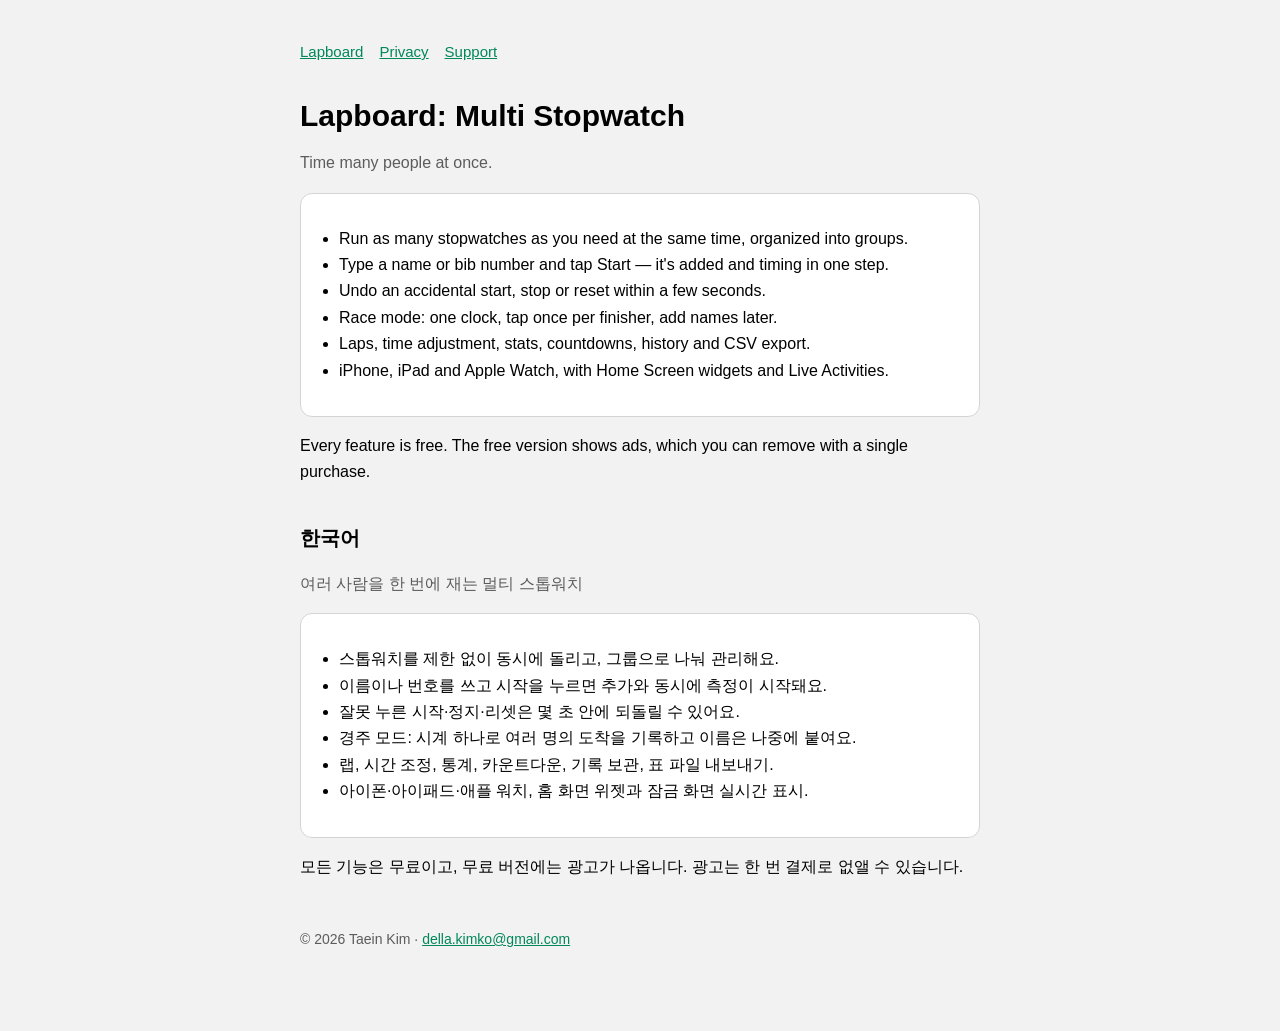
<file: docs/index.html>
<!doctype html>
<html lang="en">
<head>
<meta charset="utf-8"><meta name="viewport" content="width=device-width, initial-scale=1">
<title>Lapboard: Multi Stopwatch</title>
<meta name="description" content="A multi stopwatch for timing many people at once. Laps, races, countdowns, Apple Watch and widgets.">
<link rel="stylesheet" href="style.css">
</head>
<body><main>
<header><nav><a href="./">Lapboard</a><a href="privacy.html">Privacy</a><a href="support.html">Support</a></nav></header>
<h1>Lapboard: Multi Stopwatch</h1>
<p class="muted">Time many people at once.</p>
<div class="card">
<ul>
<li>Run as many stopwatches as you need at the same time, organized into groups.</li>
<li>Type a name or bib number and tap Start — it's added and timing in one step.</li>
<li>Undo an accidental start, stop or reset within a few seconds.</li>
<li>Race mode: one clock, tap once per finisher, add names later.</li>
<li>Laps, time adjustment, stats, countdowns, history and CSV export.</li>
<li>iPhone, iPad and Apple Watch, with Home Screen widgets and Live Activities.</li>
</ul>
</div>
<p>Every feature is free. The free version shows ads, which you can remove with a single purchase.</p>

<section lang="ko">
<h2>한국어</h2>
<p class="muted">여러 사람을 한 번에 재는 멀티 스톱워치</p>
<div class="card">
<ul>
<li>스톱워치를 제한 없이 동시에 돌리고, 그룹으로 나눠 관리해요.</li>
<li>이름이나 번호를 쓰고 시작을 누르면 추가와 동시에 측정이 시작돼요.</li>
<li>잘못 누른 시작·정지·리셋은 몇 초 안에 되돌릴 수 있어요.</li>
<li>경주 모드: 시계 하나로 여러 명의 도착을 기록하고 이름은 나중에 붙여요.</li>
<li>랩, 시간 조정, 통계, 카운트다운, 기록 보관, 표 파일 내보내기.</li>
<li>아이폰·아이패드·애플 워치, 홈 화면 위젯과 잠금 화면 실시간 표시.</li>
</ul>
</div>
<p>모든 기능은 무료이고, 무료 버전에는 광고가 나옵니다. 광고는 한 번 결제로 없앨 수 있습니다.</p>
</section>
<footer>© 2026 Taein Kim · <a href="mailto:della.kimko@gmail.com">della.kimko@gmail.com</a></footer>
</main></body>
</html>
</file>
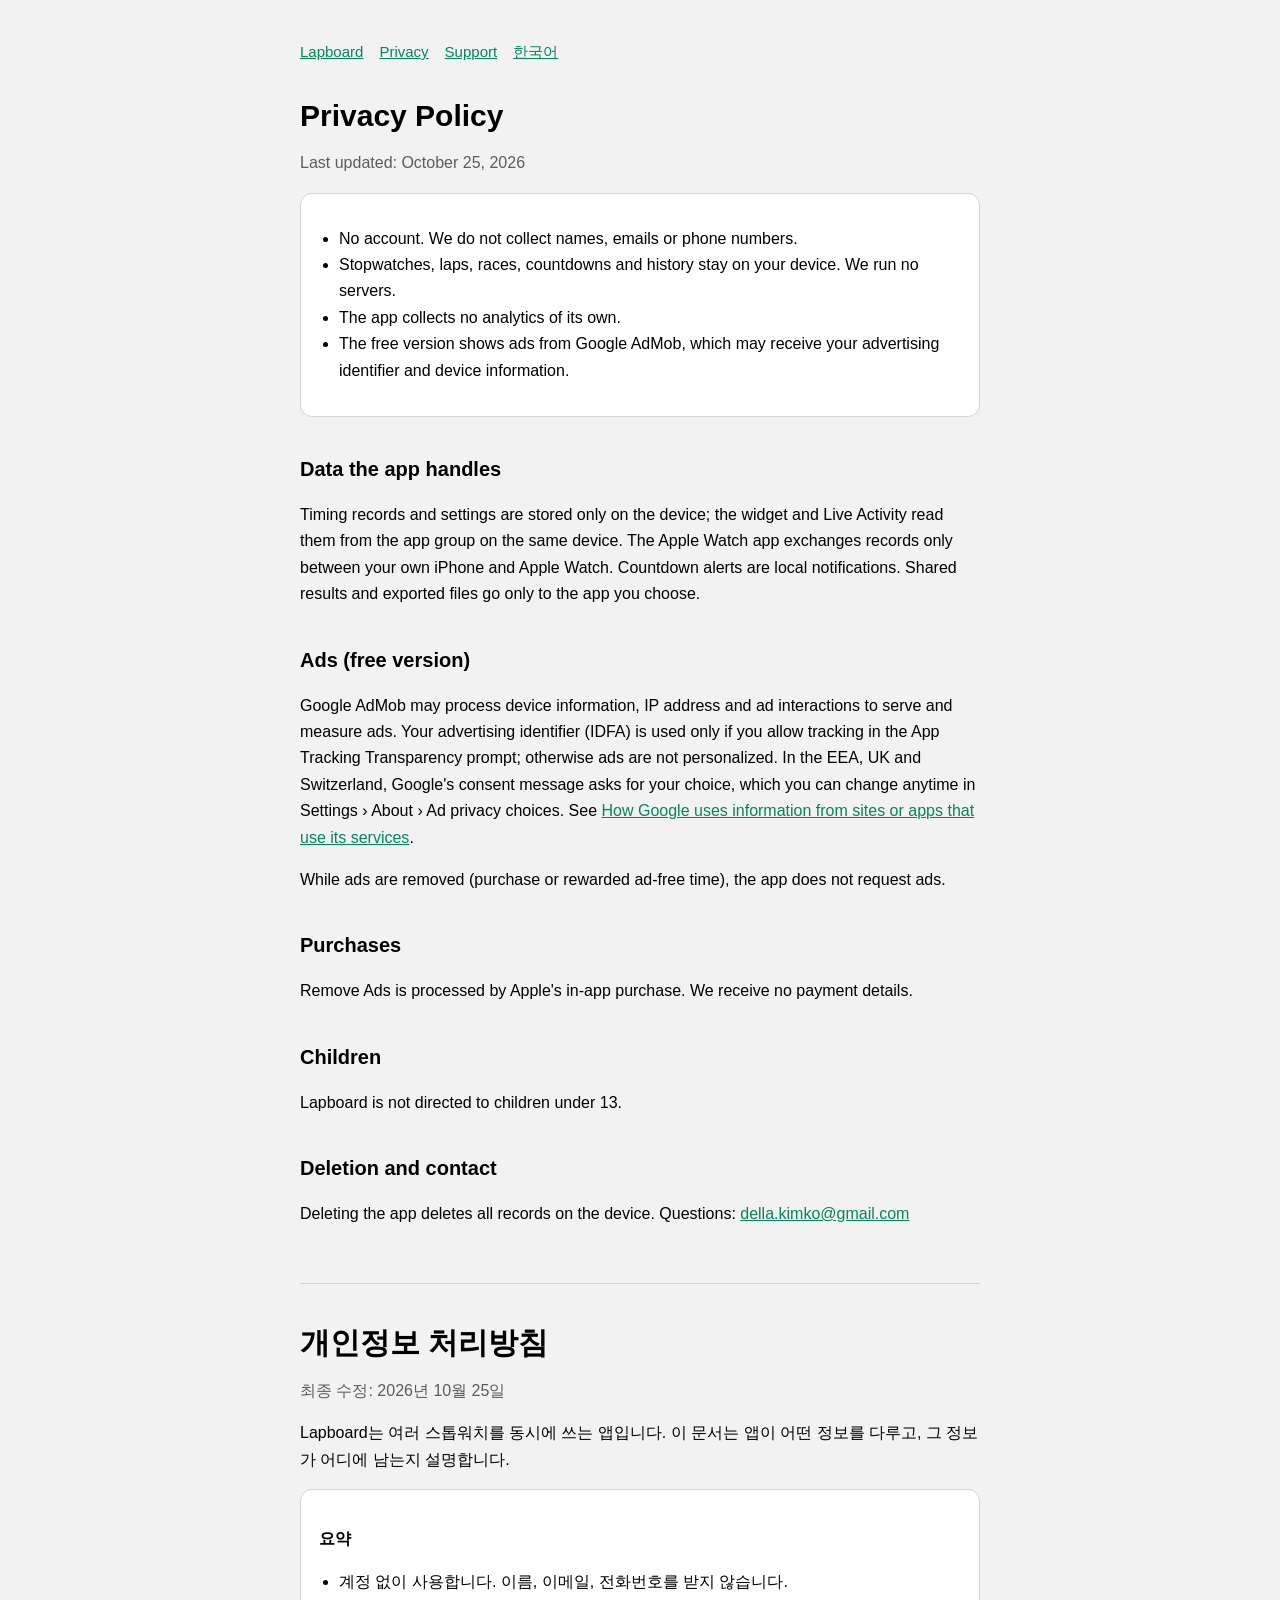
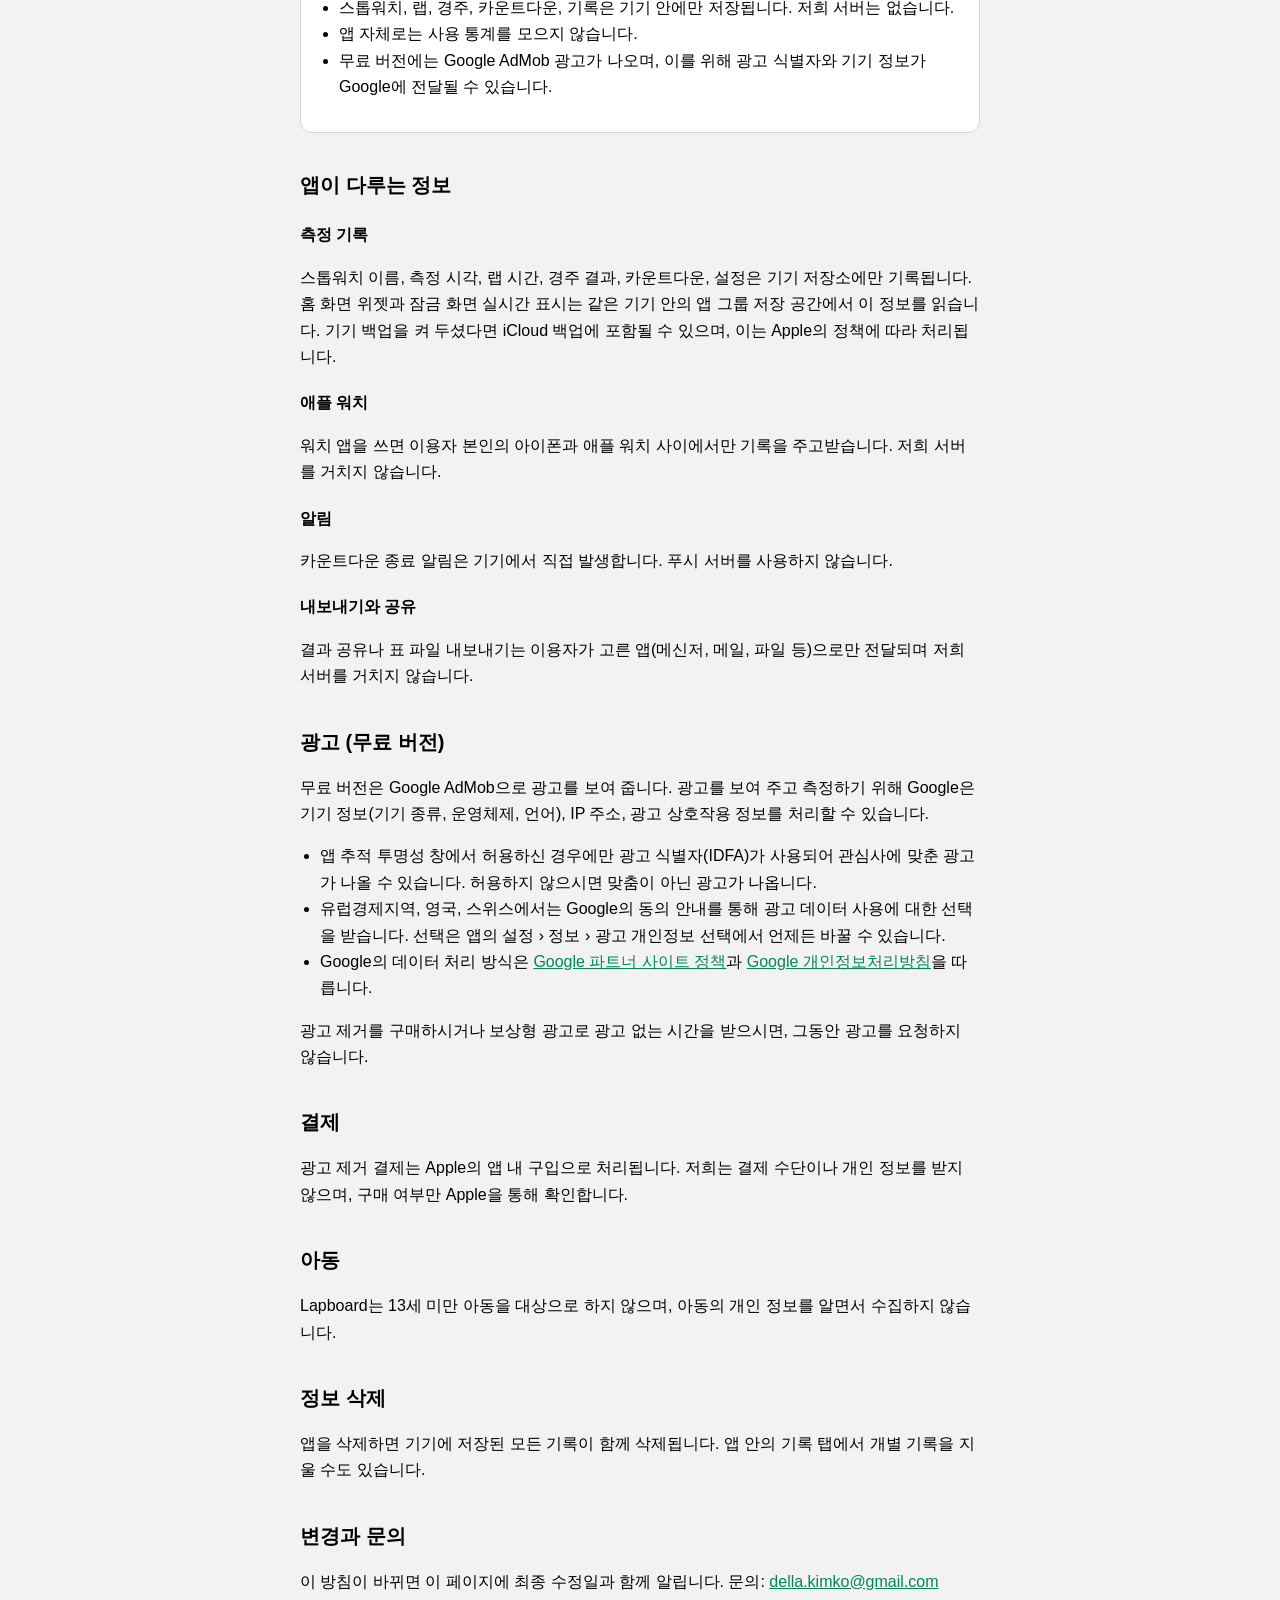
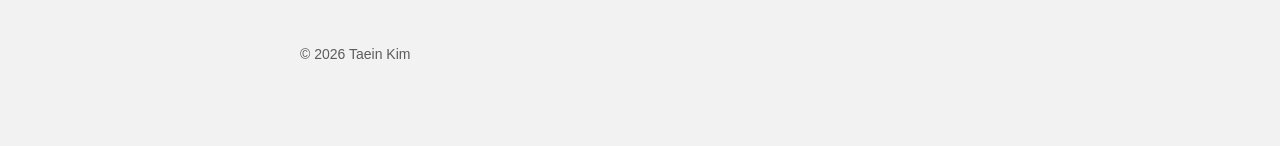
<file: docs/privacy.html>
<!doctype html>
<html lang="en">
<head>
<meta charset="utf-8"><meta name="viewport" content="width=device-width, initial-scale=1">
<title>Privacy Policy — Lapboard</title>
<link rel="stylesheet" href="style.css">
</head>
<body><main>
<header><nav><a href="./">Lapboard</a><a href="privacy.html">Privacy</a><a href="support.html">Support</a><a href="#ko">한국어</a></nav></header>
<h1>Privacy Policy</h1>
<p class="muted">Last updated: October 25, 2026</p>
<div class="card">
<ul>
<li>No account. We do not collect names, emails or phone numbers.</li>
<li>Stopwatches, laps, races, countdowns and history stay on your device. We run no servers.</li>
<li>The app collects no analytics of its own.</li>
<li>The free version shows ads from Google AdMob, which may receive your advertising identifier and device information.</li>
</ul>
</div>
<h2>Data the app handles</h2>
<p>Timing records and settings are stored only on the device; the widget and Live Activity read them from the app group on the same device. The Apple Watch app exchanges records only between your own iPhone and Apple Watch. Countdown alerts are local notifications. Shared results and exported files go only to the app you choose.</p>
<h2>Ads (free version)</h2>
<p>Google AdMob may process device information, IP address and ad interactions to serve and measure ads. Your advertising identifier (IDFA) is used only if you allow tracking in the App Tracking Transparency prompt; otherwise ads are not personalized. In the EEA, UK and Switzerland, Google's consent message asks for your choice, which you can change anytime in Settings › About › Ad privacy choices. See <a href="https://policies.google.com/technologies/partner-sites">How Google uses information from sites or apps that use its services</a>.</p>
<p>While ads are removed (purchase or rewarded ad-free time), the app does not request ads.</p>
<h2>Purchases</h2>
<p>Remove Ads is processed by Apple's in-app purchase. We receive no payment details.</p>
<h2>Children</h2>
<p>Lapboard is not directed to children under 13.</p>
<h2>Deletion and contact</h2>
<p>Deleting the app deletes all records on the device. Questions: <a href="mailto:della.kimko@gmail.com">della.kimko@gmail.com</a></p>

<hr style="border:none;border-top:1px solid var(--line);margin:56px 0 0" id="ko">
<section lang="ko">
<h1 style="margin-top:40px">개인정보 처리방침</h1>
<p class="muted">최종 수정: 2026년 10월 25일</p>
<p>Lapboard는 여러 스톱워치를 동시에 쓰는 앱입니다. 이 문서는 앱이 어떤 정보를 다루고, 그 정보가 어디에 남는지 설명합니다.</p>

<div class="card">
<h3>요약</h3>
<ul>
<li>계정 없이 사용합니다. 이름, 이메일, 전화번호를 받지 않습니다.</li>
<li>스톱워치, 랩, 경주, 카운트다운, 기록은 기기 안에만 저장됩니다. 저희 서버는 없습니다.</li>
<li>앱 자체로는 사용 통계를 모으지 않습니다.</li>
<li>무료 버전에는 Google AdMob 광고가 나오며, 이를 위해 광고 식별자와 기기 정보가 Google에 전달될 수 있습니다.</li>
</ul>
</div>

<h2>앱이 다루는 정보</h2>
<h3>측정 기록</h3>
<p>스톱워치 이름, 측정 시각, 랩 시간, 경주 결과, 카운트다운, 설정은 기기 저장소에만 기록됩니다. 홈 화면 위젯과 잠금 화면 실시간 표시는 같은 기기 안의 앱 그룹 저장 공간에서 이 정보를 읽습니다. 기기 백업을 켜 두셨다면 iCloud 백업에 포함될 수 있으며, 이는 Apple의 정책에 따라 처리됩니다.</p>
<h3>애플 워치</h3>
<p>워치 앱을 쓰면 이용자 본인의 아이폰과 애플 워치 사이에서만 기록을 주고받습니다. 저희 서버를 거치지 않습니다.</p>
<h3>알림</h3>
<p>카운트다운 종료 알림은 기기에서 직접 발생합니다. 푸시 서버를 사용하지 않습니다.</p>
<h3>내보내기와 공유</h3>
<p>결과 공유나 표 파일 내보내기는 이용자가 고른 앱(메신저, 메일, 파일 등)으로만 전달되며 저희 서버를 거치지 않습니다.</p>

<h2>광고 (무료 버전)</h2>
<p>무료 버전은 Google AdMob으로 광고를 보여 줍니다. 광고를 보여 주고 측정하기 위해 Google은 기기 정보(기기 종류, 운영체제, 언어), IP 주소, 광고 상호작용 정보를 처리할 수 있습니다.</p>
<ul>
<li>앱 추적 투명성 창에서 허용하신 경우에만 광고 식별자(IDFA)가 사용되어 관심사에 맞춘 광고가 나올 수 있습니다. 허용하지 않으시면 맞춤이 아닌 광고가 나옵니다.</li>
<li>유럽경제지역, 영국, 스위스에서는 Google의 동의 안내를 통해 광고 데이터 사용에 대한 선택을 받습니다. 선택은 앱의 설정 › 정보 › 광고 개인정보 선택에서 언제든 바꿀 수 있습니다.</li>
<li>Google의 데이터 처리 방식은 <a href="https://policies.google.com/technologies/partner-sites">Google 파트너 사이트 정책</a>과 <a href="https://policies.google.com/privacy">Google 개인정보처리방침</a>을 따릅니다.</li>
</ul>
<p>광고 제거를 구매하시거나 보상형 광고로 광고 없는 시간을 받으시면, 그동안 광고를 요청하지 않습니다.</p>

<h2>결제</h2>
<p>광고 제거 결제는 Apple의 앱 내 구입으로 처리됩니다. 저희는 결제 수단이나 개인 정보를 받지 않으며, 구매 여부만 Apple을 통해 확인합니다.</p>

<h2>아동</h2>
<p>Lapboard는 13세 미만 아동을 대상으로 하지 않으며, 아동의 개인 정보를 알면서 수집하지 않습니다.</p>

<h2>정보 삭제</h2>
<p>앱을 삭제하면 기기에 저장된 모든 기록이 함께 삭제됩니다. 앱 안의 기록 탭에서 개별 기록을 지울 수도 있습니다.</p>

<h2>변경과 문의</h2>
<p>이 방침이 바뀌면 이 페이지에 최종 수정일과 함께 알립니다. 문의: <a href="mailto:della.kimko@gmail.com">della.kimko@gmail.com</a></p>
</section>
<footer>© 2026 Taein Kim</footer>
</main></body>
</html>
</file>
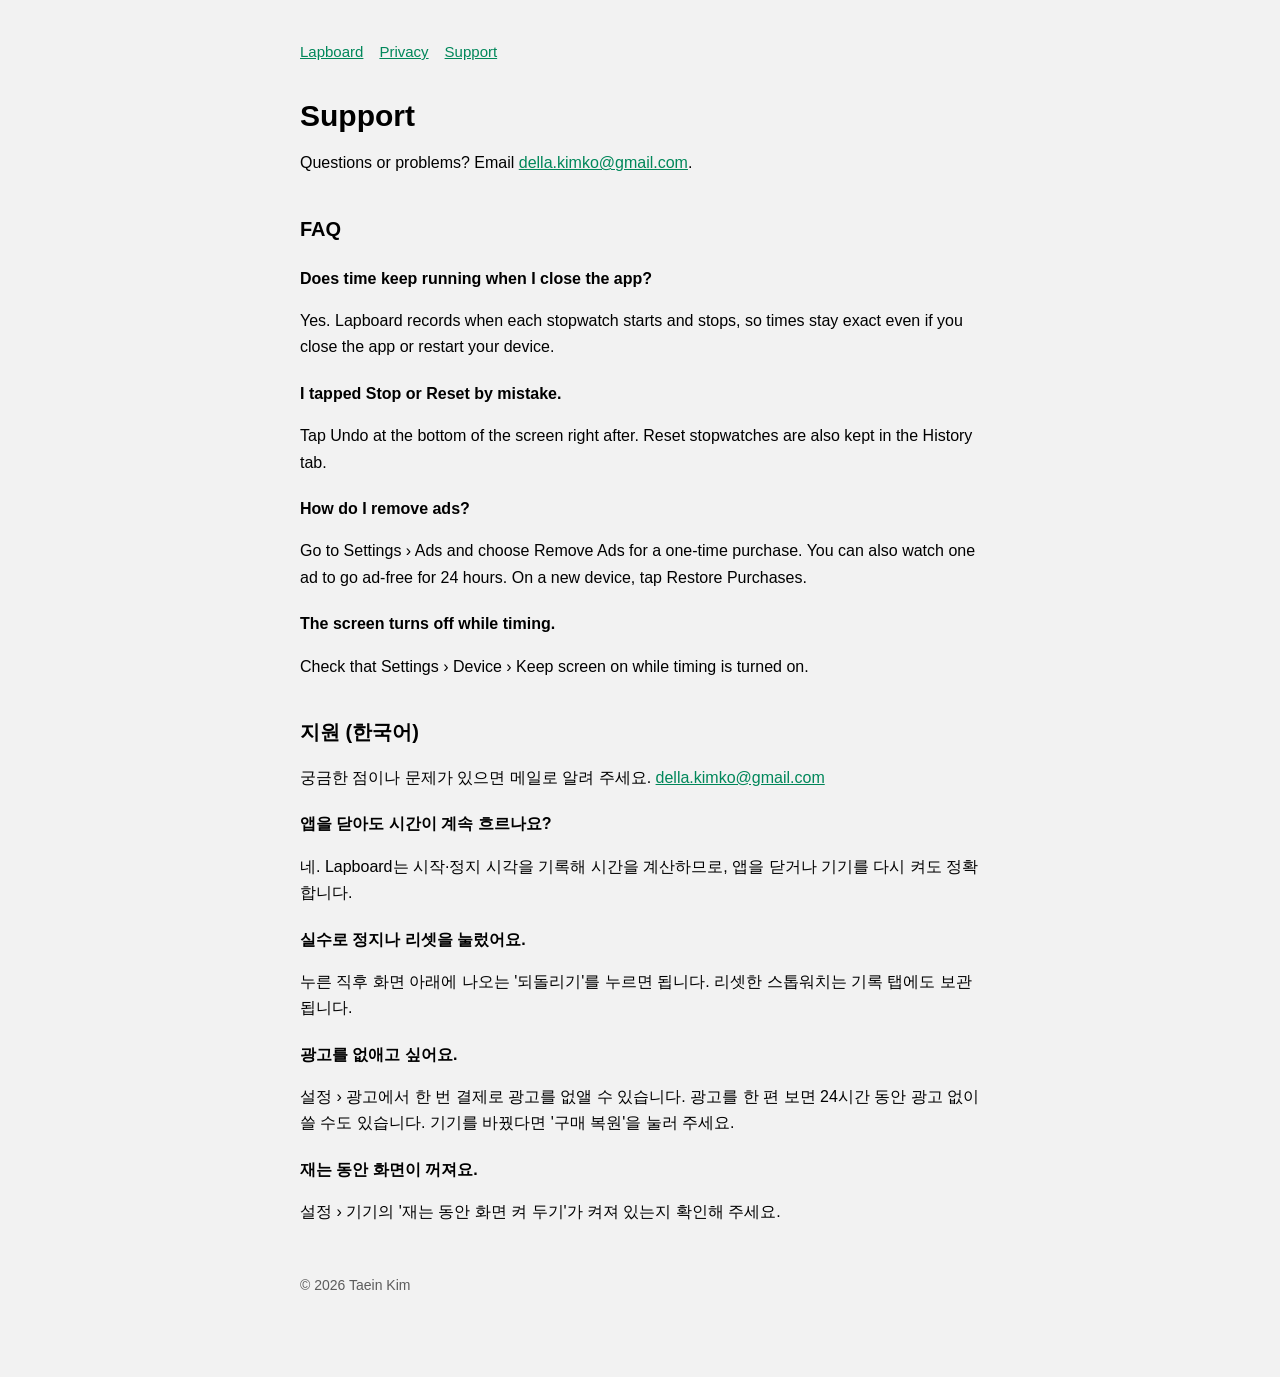
<file: docs/support.html>
<!doctype html>
<html lang="en">
<head>
<meta charset="utf-8"><meta name="viewport" content="width=device-width, initial-scale=1">
<title>Support — Lapboard</title>
<link rel="stylesheet" href="style.css">
</head>
<body><main>
<header><nav><a href="./">Lapboard</a><a href="privacy.html">Privacy</a><a href="support.html">Support</a></nav></header>
<h1>Support</h1>
<p>Questions or problems? Email <a href="mailto:della.kimko@gmail.com">della.kimko@gmail.com</a>.</p>
<h2>FAQ</h2>
<h3>Does time keep running when I close the app?</h3>
<p>Yes. Lapboard records when each stopwatch starts and stops, so times stay exact even if you close the app or restart your device.</p>
<h3>I tapped Stop or Reset by mistake.</h3>
<p>Tap Undo at the bottom of the screen right after. Reset stopwatches are also kept in the History tab.</p>
<h3>How do I remove ads?</h3>
<p>Go to Settings › Ads and choose Remove Ads for a one-time purchase. You can also watch one ad to go ad-free for 24 hours. On a new device, tap Restore Purchases.</p>
<h3>The screen turns off while timing.</h3>
<p>Check that Settings › Device › Keep screen on while timing is turned on.</p>

<section lang="ko">
<h2>지원 (한국어)</h2>
<p>궁금한 점이나 문제가 있으면 메일로 알려 주세요. <a href="mailto:della.kimko@gmail.com">della.kimko@gmail.com</a></p>
<h3>앱을 닫아도 시간이 계속 흐르나요?</h3>
<p>네. Lapboard는 시작·정지 시각을 기록해 시간을 계산하므로, 앱을 닫거나 기기를 다시 켜도 정확합니다.</p>
<h3>실수로 정지나 리셋을 눌렀어요.</h3>
<p>누른 직후 화면 아래에 나오는 '되돌리기'를 누르면 됩니다. 리셋한 스톱워치는 기록 탭에도 보관됩니다.</p>
<h3>광고를 없애고 싶어요.</h3>
<p>설정 › 광고에서 한 번 결제로 광고를 없앨 수 있습니다. 광고를 한 편 보면 24시간 동안 광고 없이 쓸 수도 있습니다. 기기를 바꿨다면 '구매 복원'을 눌러 주세요.</p>
<h3>재는 동안 화면이 꺼져요.</h3>
<p>설정 › 기기의 '재는 동안 화면 켜 두기'가 켜져 있는지 확인해 주세요.</p>
</section>
<footer>© 2026 Taein Kim</footer>
</main></body>
</html>
</file>
<file: docs/style.css>
:root { --bg:#f2f2f2; --surface:#fff; --text:#000; --muted:#5c5c5c; --line:#d4d4d4; --signal:#00875a; }
@media (prefers-color-scheme: dark) { :root { --bg:#000; --surface:#141414; --text:#fff; --muted:#a3a3a3; --line:#2e2e2e; --signal:#2ed198; } }
* { box-sizing: border-box; }
body { margin:0; background:var(--bg); color:var(--text); font:16px/1.65 -apple-system, BlinkMacSystemFont, "Apple SD Gothic Neo", "Pretendard", sans-serif; }
main { max-width: 720px; margin: 0 auto; padding: 40px 20px 80px; }
header nav { display:flex; gap:16px; flex-wrap:wrap; font-size:15px; margin-bottom:32px; }
a { color: var(--signal); }
h1 { font-size: 30px; line-height:1.25; margin: 0 0 8px; }
h2 { font-size: 20px; margin: 36px 0 8px; }
h3 { font-size: 16px; margin: 20px 0 4px; }
.muted { color: var(--muted); }
.card { background:var(--surface); border:1px solid var(--line); border-radius:12px; padding:16px 18px; margin:16px 0; }
ul { padding-left: 20px; }
footer { margin-top: 48px; font-size: 14px; color: var(--muted); }
</file>
